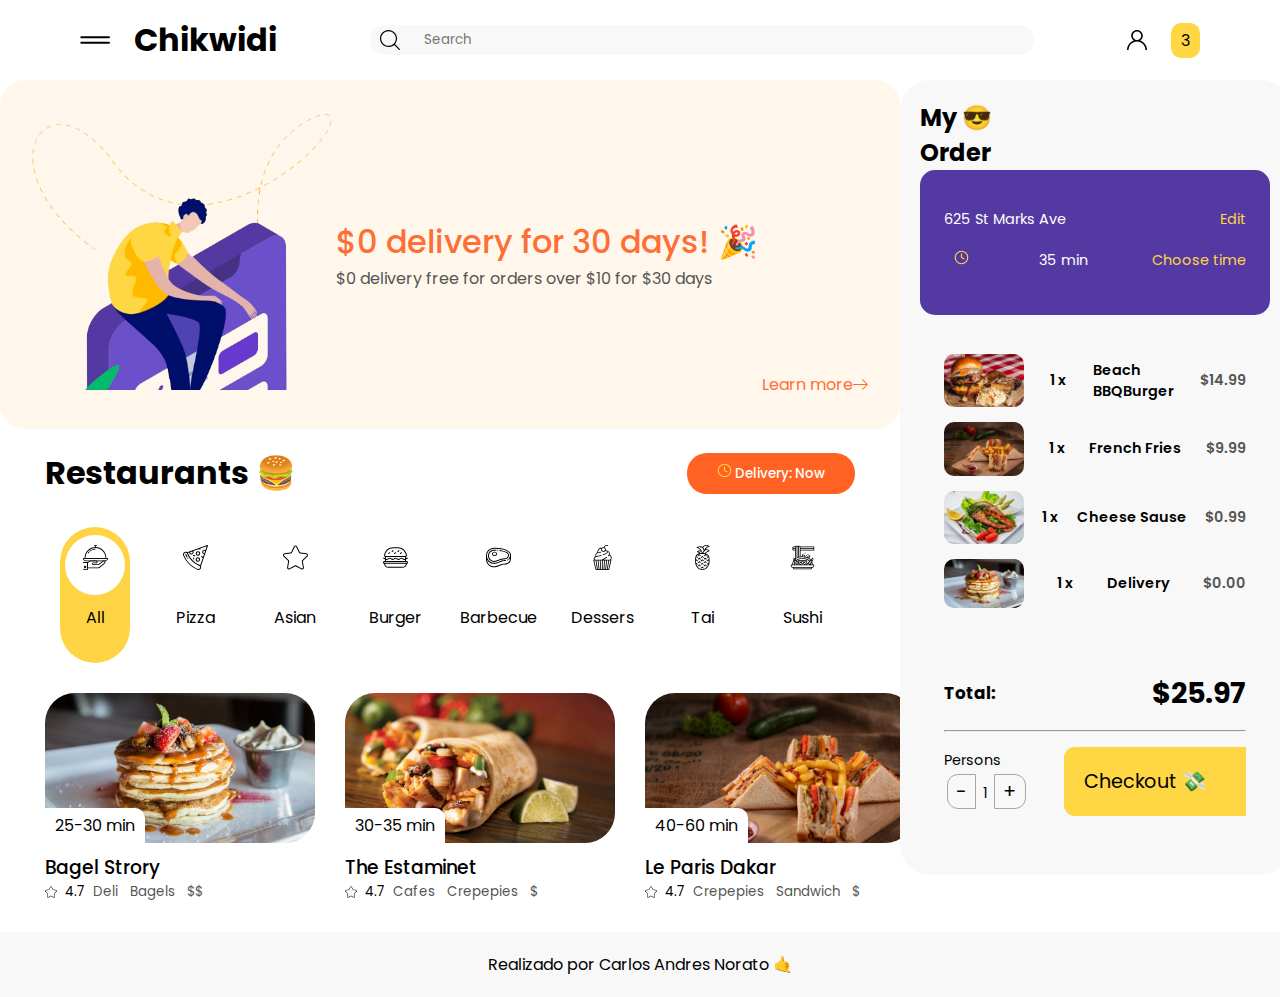
<file: index.html>
﻿<!DOCTYPE html>
<html lang="es">

<head>
    <meta charset="UTF-8">
    <meta name="viewport" content="width=device-width, initial-scale=1.0">
    <meta http-equiv="X-UA-Compatible" content="ie=edge">
    <link rel="stylesheet" href="assets/css/style.css">
    <title>🍕 Chukwidi - Food</title>
</head>

<body>
    <header>
        <nav class="nav">
            <div id="logo" class="nav-items"><img src="assets/icons/two-lines.svg" width="30px">
                <h1>Chikwidi</h1>
            </div c>
            <div class="search-bar nav-items"><img src="assets/icons/search.svg" width="20px">
                <form action="#"><input type="search" placeholder="Search"></form>
            </div>
            <div class="nav-items mini-panel">
                <img src="assets/icons/person.svg" width="20px">
                <div class="notification color-yellow">
                    <p>3</p>
                </div>
            </div>
        </nav>
    </header>
    <main>
        <section class="container">
            <div class="banner text-orange">
                <div>
                    <img src="assets/images/headerimage.png" alt="No human" width="300px">
                </div>
                <div>
                    <h2>$0 delivery for 30 days! 🎉</h2>
                    <p class="text-muted">$0 delivery free for orders over $10 for $30 days</p>
                </div>
                <div class="link">
                    <span>Learn more <img src="assets/icons/arrow.svg" width="15px"></span>
                </div>
            </div>
            <div class="header-categories">
                <h1>Restaurants 🍔</h1>
                <button class="btn-drop"><img src="assets/icons/clock.svg" alt="" width="15px"> Delivery: Now</button>
            </div>
            <div>
                <div class="categories">
                    <div class="categories-item active">
                        <div class="categories-item-icon">
                            <img src="assets/icons/press.svg" alt="" width="25px">
                        </div>
                        <div class="categories-item-content">
                            All
                        </div>
                    </div>
                    <div class="categories-item ">
                        <div class="categories-item-icon">
                            <img src="assets/icons/pizza.svg" alt="" width="25px">
                        </div>
                        <div class="categories-item-content">
                            Pizza
                        </div>
                    </div>
                    <div class="categories-item ">
                        <div class="categories-item-icon">
                            <img src="assets/icons/star.svg" alt="" width="25px">
                        </div>
                        <div class="categories-item-content">
                            Asian
                        </div>
                    </div>
                    <div class="categories-item">
                        <div class="categories-item-icon">
                            <img src="assets/icons/hamburger.svg" alt="" width="25px">
                        </div>
                        <div class="categories-item-content">
                            Burger
                        </div>
                    </div>
                    <div class="categories-item">
                        <div class="categories-item-icon">
                            <img src="assets/icons/steak.svg" alt="" width="25px">
                        </div>
                        <div class="categories-item-content">
                            Barbecue
                        </div>
                    </div>
                    <div class="categories-item">
                        <div class="categories-item-icon">
                            <img src="assets/icons/cupcake.svg" alt="" width="25px">
                        </div>
                        <div class="categories-item-content">
                            Dessers
                        </div>
                    </div>
                    <div class="categories-item">
                        <div class="categories-item-icon">
                            <img src="assets/icons/pineapple.svg" alt="" width="25px">
                        </div>
                        <div class="categories-item-content">
                            Tai
                        </div>
                    </div>
                    <div class="categories-item">
                        <div class="categories-item-icon">
                            <img src="assets/icons/horn.svg" alt="" width="25px">
                        </div>
                        <div class="categories-item-content">
                            Sushi
                        </div>
                    </div>
                </div>
                <div class="products">
                    <div class="products-item">
                        <div class="img-product" id="bagel-story">
                            <div class="duration-product">
                                25-30 min
                            </div>
                        </div>
                        <h3>Bagel Strory</h3>
                        <div class="content-product">
                            <img src="assets/icons/star.svg" width="12px"> &nbsp; 4.7
                            <div class="product-description">
                                &nbsp; Deli &nbsp; Bagels &nbsp; $$
                            </div>
                        </div>
                    </div>

                    <div class="products-item">
                        <div class="img-product" id="the-estaminet">
                            <div class="duration-product">
                                30-35 min
                            </div>
                        </div>
                        <h3>The Estaminet</h3>
                        <div class="content-product">
                            <img src="assets/icons/star.svg" width="12px"> &nbsp; 4.7
                            <div class="product-description">
                                &nbsp; Cafes &nbsp; Crepepies &nbsp; $
                            </div>
                        </div>
                    </div>

                    <div class="products-item">
                        <div class="img-product" id="le-paris-dakar">
                            <div class="duration-product">
                                40-60 min
                            </div>
                        </div>
                        <h3>Le Paris Dakar</h3>
                        <div class="content-product">
                            <img src="assets/icons/star.svg" width="12px"> &nbsp; 4.7
                            <div class="product-description">
                                &nbsp; Crepepies &nbsp; Sandwich &nbsp; $
                            </div>
                        </div>
                    </div>

                </div>
            </div>
        </section>
        <aside class="side-bar">
            <h2>My 😎 <br> Order</h2>
            <div class="delivery color-girl">
                <div class="text-white delivery-item">
                    <span>625 St Marks Ave</span>
                    <a href="#" class="text-yellow">Edit</a>
                </div>
                <div class="text-white delivery-item">
                    <div class="notification ">
                        <img src="assets/icons/clock.svg" alt="" width="15px">
                    </div>
                    <span>35 min</span>
                    <a href="#" class="text-yellow">Choose time</a>
                </div>
            </div>
            <div class="delivery">
                <div class="delivery-item text-bold">
                    <img src="assets/images/pexels-photo-156114.jpeg" alt="" class="img-delivery">
                    <span>1 x</span>
                    <span>Beach <br>BBQBurger</span>
                    <span href="#" class="text-muted">$14.99</span>
                </div>
                <div class="delivery-item text-bold">
                    <img src="assets/images/pexels-photo-1600711.jpeg" alt="" class="img-delivery">
                    <span>1 x</span>
                    <span>French Fries</span>
                    <span href="#" class="text-muted">$9.99</span>
                </div>
                <div class="delivery-item text-bold">
                    <img src="assets/images/pexels-photo-262959.jpeg" alt="" class="img-delivery">
                    <span>1 x</span>
                    <span>Cheese Sause</span>
                    <span href="#" class="text-muted">$0.99</span>
                </div>
                <div class="delivery-item text-bold">
                    <img src="assets/images/pexels-photo-376464.jpeg" alt="" class="img-delivery">
                    <span>1 x</span>
                    <span>Delivery</span>
                    <span href="#" class="text-muted">$0.00</span>
                </div>

                <div class="price">
                    <div class="delivery-item">
                        <div>
                            <h3>Total:</h3>
                        </div>
                        <div>
                            <h1>$25.97</h1>
                        </div>
                    </div>
                    <hr>
                </div>
                <div class="check">
                    <div class="delivery-item">
                        <div>
                            <span>Persons</span>
                            <button class="choose choose-min">-</button>
                            1
                            <button class="choose choose-max">+</button>
                        </div>
                        <div>
                            <button class="checkout">Checkout 💸</button>
                        </div>
                    </div>
                </div>
            </div>
        </aside>
    </main>
    <footer>
        Realizado por Carlos Andres Norato 🤙
    </footer>
</body>

</html>
</file>
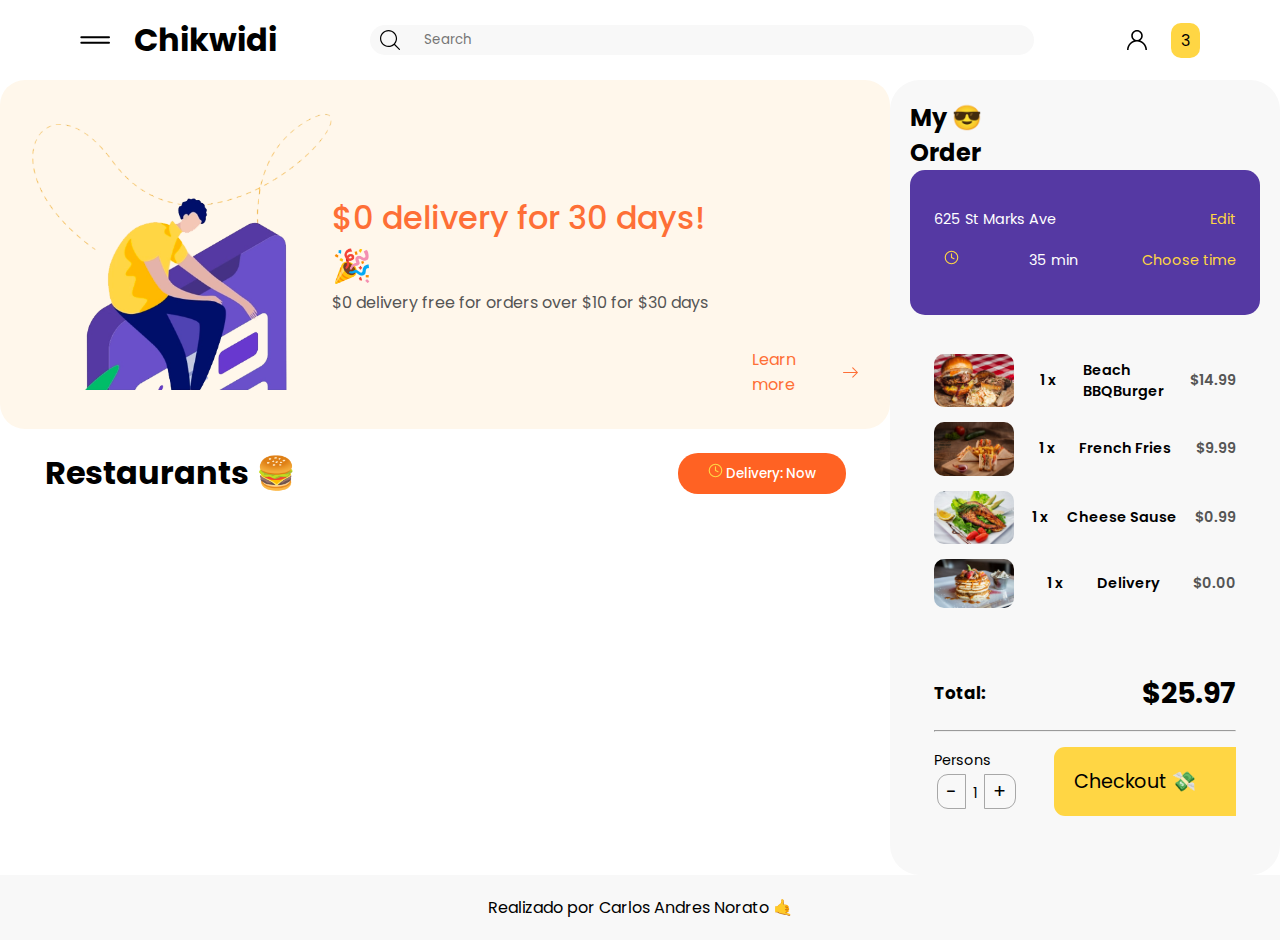
<file: IMAGINAMOS_PRUEBA_DESARROLLADA-master/index.html>
﻿<!DOCTYPE html>
<html lang="es">

<head>
    <meta charset="UTF-8">
    <meta name="viewport" content="width=device-width, initial-scale=1.0">
    <meta http-equiv="X-UA-Compatible" content="ie=edge">
    <link rel="stylesheet" href="assets/css/style.css">
    <title>🍕 Chukwidi - Food</title>
</head>

<body>
    <header>
        <nav class="nav">
            <div id="logo" class="nav-items"><img src="assets/icons/two-lines.svg" width="30px">
                <h1>Chikwidi</h1>
            </div c>
            <div class="search-bar nav-items"><img src="assets/icons/search.svg" width="20px">
                <form action="#"><input type="search" placeholder="Search"></form>
            </div>
            <div class="nav-items mini-panel">
                <img src="assets/icons/person.svg" width="20px">
                <div class="notification color-yellow">
                    <p>3</p>
                </div>
            </div>
        </nav>
    </header>
    <main>
        <section class="container">
            <div class="banner text-orange">
                <div>
                    <img src="assets/images/headerimage.png" alt="No human" width="300px">
                </div>
                <div>
                    <h2>$0 delivery for 30 days! 🎉</h2>
                    <p class="text-muted">$0 delivery free for orders over $10 for $30 days</p>
                </div>
                <div class="link">
                    <span>Learn more <img src="assets/icons/arrow.svg" width="15px"></span>
                </div>
            </div>
            <div class="header-categories">
                <h1>Restaurants 🍔</h1>
                <button class="btn-drop"><img src="assets/icons/clock.svg" alt="" width="15px"> Delivery: Now</button>
            </div>
            <div>
                <div id="categories" class="categories">


                </div>
                <div class="prot" id="menu">

                </div>
        </section>
        <aside class="side-bar">
            <h2>My 😎 <br> Order</h2>
            <div class="delivery color-girl">
                <div class="text-white delivery-item">
                    <span>625 St Marks Ave</span>
                    <a href="#" class="text-yellow">Edit</a>
                </div>
                <div class="text-white delivery-item">
                    <div class="notification ">
                        <img src="assets/icons/clock.svg" alt="" width="15px">
                    </div>
                    <span>35 min</span>
                    <a href="#" class="text-yellow">Choose time</a>
                </div>
            </div>
            <div class="delivery">
                <div class="delivery-item text-bold">
                    <img src="assets/images/pexels-photo-156114.jpeg" alt="" class="img-delivery">
                    <span>1 x</span>
                    <span>Beach <br>BBQBurger</span>
                    <span href="#" class="text-muted">$14.99</span>
                </div>
                <div class="delivery-item text-bold">
                    <img src="assets/images/pexels-photo-1600711.jpeg" alt="" class="img-delivery">
                    <span>1 x</span>
                    <span>French Fries</span>
                    <span href="#" class="text-muted">$9.99</span>
                </div>
                <div class="delivery-item text-bold">
                    <img src="assets/images/pexels-photo-262959.jpeg" alt="" class="img-delivery">
                    <span>1 x</span>
                    <span>Cheese Sause</span>
                    <span href="#" class="text-muted">$0.99</span>
                </div>
                <div class="delivery-item text-bold">
                    <img src="assets/images/pexels-photo-376464.jpeg" alt="" class="img-delivery">
                    <span>1 x</span>
                    <span>Delivery</span>
                    <span href="#" class="text-muted">$0.00</span>
                </div>

                <div class="price">
                    <div class="delivery-item">
                        <div>
                            <h3>Total:</h3>
                        </div>
                        <div>
                            <h1>$25.97</h1>
                        </div>
                    </div>
                    <hr>
                </div>
                <div class="check">
                    <div class="delivery-item">
                        <div>
                            <span>Persons</span>
                            <button class="choose choose-min">-</button> 1
                            <button class="choose choose-max">+</button>
                        </div>
                        <div>
                            <button class="checkout">Checkout 💸</button>
                        </div>
                    </div>
                </div>
            </div>
        </aside>
    </main>
    <footer>
        Realizado por Carlos Andres Norato 🤙
    </footer>
    <script src="./assets/js/json.js"></script>
</body>

</html>
</file>
<file: assets/css/style.css>
@import url('https://fonts.googleapis.com/css?family=Poppins:400,500&display=swap');

*{
    margin: 0;
    padding: 0;
    font-family: 'Poppins', sans-serif;
}

.nav{
    display: flex;
    align-items: center;
    justify-content: space-between;
    padding: 1rem 5rem;
}

.nav-items img, h1, form, span, .mini-panel, .search-bar, #logo{
    display: flex;
    align-items: center;
    justify-content: start;
}

.nav-items img{
    margin-right: 1.5rem;
}

.search-bar{
    background: #f8f8f8;
    padding: 5px 10px;
    min-width: 600px;
    border-radius: 25px;
}

.search-bar form input{
    min-width: 600px;
    background: transparent !important;
    border: none;
}

.notification{
    padding: 5px 10px; 
    border-radius: 10px;
    max-width: 10px;
}

.container{
    align-self: start;
}

.color-yellow{
    background: #ffd644;
}

.color-yellow:hover{
    background: #fccb1d;
}

.text-orange{
    color: #fe6f36;
}

.banner{
    display: flex;
    justify-content: space-between;
    align-items: center;
    background: #fff7eb;
    padding: 2rem;
    border-radius: 25px;
}

.banner .link{
    align-self: flex-end;
}

.banner h2{
    font-size: 2em;
    font-weight: 500;
}


.text-muted{
    color: #555555;
}

.side-bar{
    background: #f8f8f8;
    min-width: 350px;
    align-self: start;
    padding: 20px;
    border-radius: 30px;
}

main{
    display: flex;
    justify-content: space-around;
    align-items: center;
}

.blur{
    filter: blur(1.5rem);
}

.op-100{
    opacity: 100% !important;
}

.color-white{
    background: #ffffff;
}

.text-white{
    color: #ffffff;
}

.color-girl{
    background: #5539a3;
}

.text-yellow{
    color: #ffd644;
}

a{
    text-decoration: none;   
}

.delivery{
    padding: 1.5rem;
    font-size: 0.9em;
    border-radius: 15px;;
}

.text-bold{
    font-weight: 600;
}

.delivery-item{
    display: flex;
    justify-content: space-between;
    align-items: center;
    margin: 15px 0px;
}

.img-delivery{
    max-width: 80px;
    border-radius: 10px;
}

.price{
    margin-top: 4rem;
}

.choose{
    border: 1px solid #a7a7a7;
    padding: 2px 8px;
    font-size: 1.2rem;
    background: transparent;
    margin: 3px;
}

.choose-min{
    border-radius: 11px 0px 0px 11px;
}

.choose-max{
    border-radius: 0px 11px 11px 0px;
}

.checkout{
    border: none;
    padding: 20px;
    padding-right: 40px;
    font-size: 1.2rem;
    background: #ffd644;
    margin: 0px;
    border-radius: 11px 0px 0px 11px;
}

button:hover{
    opacity: 80%;
}

.btn-drop{
    color: #ffffff;
    background-color: #ff6223;
    border: none;
    border-radius: 20px;
    font-weight: 500;
    padding: 10px 30px;
}

.header-categories{
    display: flex;
    align-items: center;
    justify-content: space-between;
    width: 90%;
    margin: auto;
    margin-top: 20px;
}

.categories{
    display: flex;
    align-items: flex-start;
    justify-content: start;
    width: 90%;
    margin: 30px auto;
}

.active{
    background-color: #ffd444;
}

.categories-item{
    text-align: center;
    min-height: 120px;
    min-width: 70px;
    border-radius: 40px;
    padding: 8px 0px;
    margin: 0px 15px;
}

.categories-item-icon{
    padding: 10px;
    background-color: white;
    width: 40px;
    height: 40px;
    border-radius: 50%;
    margin: auto;
    margin-bottom: 10px;
}

.products{
    display: flex;
    align-items: center;
    justify-content: start;
    width: 90%;
    margin: 30px auto;
}

.products-item{
    font-weight: 400;
    min-width: 300px;
    min-height: 200px;
    border-radius: 30px;

}

.img-product{
    background-repeat: no-repeat;
    background-position: center;
    background-size: cover;
    width: 90%;
    height: 150px;
    border-radius: 30px;
    display: flex;
}

#bagel-story{
    background-image: url('../images/pexels-photo-376464.jpeg');
}

#the-estaminet{
    background-image: url('../images/pexels-photo-461198.jpeg');
}

#le-paris-dakar{
    background-image: url('../images/pexels-photo-1600711.jpeg');
}

.duration-product{
    background: #ffffff;
    max-height: 30px;
    padding: 5px 10px;
    align-self: flex-end;
    border-radius: 0px 10px 0px 0px;
}

.content-product{
    display: flex;
    align-self: center;
    justify-content: start;
    font-size: smaller;
}

.product-description{
    color: #555555;   
}

.products-item h3{
    margin-top: 10px;
    font-weight: 500;
}

footer{
    background: #f8f8f8;
    padding: 20px;
    text-align: center;
}
</file>
<file: IMAGINAMOS_PRUEBA_DESARROLLADA-master/assets/css/style.css>
@import url('https://fonts.googleapis.com/css?family=Poppins:400,500&display=swap');
* {
    margin: 0;
    padding: 0;
    font-family: 'Poppins', sans-serif;
}

.nav {
    display: flex;
    align-items: center;
    justify-content: space-between;
    padding: 1rem 5rem;
}

.nav-items img,
h1,
form,
span,
.mini-panel,
.search-bar,
#logo {
    display: flex;
    align-items: center;
    justify-content: start;
}

.nav-items img {
    margin-right: 1.5rem;
}

.search-bar {
    background: #f8f8f8;
    padding: 5px 10px;
    min-width: 600px;
    border-radius: 25px;
}

.search-bar form input {
    min-width: 600px;
    background: transparent !important;
    border: none;
}

.notification {
    padding: 5px 10px;
    border-radius: 10px;
    max-width: 10px;
}

.container {
    align-self: start;
}

.color-yellow {
    background: #ffd644;
}

.color-yellow:hover {
    background: #fccb1d;
}

.text-orange {
    color: #fe6f36;
}

.banner {
    display: flex;
    justify-content: space-between;
    align-items: center;
    background: #fff7eb;
    padding: 2rem;
    border-radius: 25px;
}

.banner .link {
    align-self: flex-end;
}

.banner h2 {
    font-size: 2em;
    font-weight: 500;
}

.text-muted {
    color: #555555;
}

.side-bar {
    background: #f8f8f8;
    min-width: 350px;
    align-self: start;
    padding: 20px;
    border-radius: 30px;
}

main {
    display: flex;
    justify-content: space-around;
    align-items: center;
}

.blur {
    filter: blur(1.5rem);
}

.op-100 {
    opacity: 100% !important;
}

.color-white {
    background: #ffffff;
}

.text-white {
    color: #ffffff;
}

.color-girl {
    background: #5539a3;
}

.text-yellow {
    color: #ffd644;
}

a {
    text-decoration: none;
}

.delivery {
    padding: 1.5rem;
    font-size: 0.9em;
    border-radius: 15px;
    ;
}

.text-bold {
    font-weight: 600;
}

.delivery-item {
    display: flex;
    justify-content: space-between;
    align-items: center;
    margin: 15px 0px;
}

.img-delivery {
    max-width: 80px;
    border-radius: 10px;
}

.price {
    margin-top: 4rem;
}

.choose {
    border: 1px solid #a7a7a7;
    padding: 2px 8px;
    font-size: 1.2rem;
    background: transparent;
    margin: 3px;
}

.choose-min {
    border-radius: 11px 0px 0px 11px;
}

.choose-max {
    border-radius: 0px 11px 11px 0px;
}

.checkout {
    border: none;
    padding: 20px;
    padding-right: 40px;
    font-size: 1.2rem;
    background: #ffd644;
    margin: 0px;
    border-radius: 11px 0px 0px 11px;
}

button:hover {
    opacity: 80%;
}

.btn-drop {
    color: #ffffff;
    background-color: #ff6223;
    border: none;
    border-radius: 20px;
    font-weight: 500;
    padding: 10px 30px;
}

.header-categories {
    display: flex;
    align-items: center;
    justify-content: space-between;
    width: 90%;
    margin: auto;
    margin-top: 20px;
}

.categories {
    display: flex;
    align-items: flex-start;
    justify-content: start;
    width: 90%;
    margin: 30px auto;
    text-align: center;
}

.categories-item {
    text-align: center;
    min-height: 90px;
    min-width: 70px;
    border-radius: 40px;
    padding: 8px 0px;
    margin: 0px 15px;
    transition: .5s;
}

.categories-item:hover {
    background-color: #fccb1d;
    transition: .5s;
}

.categories-item-icon {
    padding: 10px;
    background-color: white;
    width: 40px;
    height: 50px;
    border-radius: 45%;
    margin: auto;
    margin-bottom: 10px;
    display: flex;
    justify-content: center;
    align-items: center
}

.img_icon {
    width: 95%;
    height: 95%;
}

.categories-item-content {
    font-size: 12px;
}

.contenedor {
    width: auto;
    display: flex;
    justify-content: space-between;
}

.prot {
    width: 100%;
    display: flex;
    flex-wrap: wrap;
    margin: 0 10px 10px 0px;
}

.products {
    /* width: 45%; */
    justify-content: space-between;
    margin: 0 10px 10px 0px;
}

.products-item {
    font-weight: 400;
    width: min-content;
    min-width: 300px;
    min-height: 200px;
    border-radius: 30px;
    margin: 0 10px 10px 0px;
    position: relative;
}

.img-product {
    background-color: black;
    background-repeat: no-repeat;
    background-position: center;
    background-size: cover;
    width: 98%;
    height: 150px;
    border-radius: 20px;
    margin: 0 10px 10px 0px;
}

#bagel-story {
    background-image: url('../images/pexels-photo-376464.jpeg');
}

#the-estaminet {
    background-image: url('../images/pexels-photo-461198.jpeg');
}

#le-paris-dakar {
    background-image: url('../images/pexels-photo-1600711.jpeg');
}

.iconss {
    width: 15px;
}

.duration-product {
    background: #ffffff;
    max-height: 30px;
    padding: 5px 10px;
    border-radius: 0px 10px 0px 0px;
    position: absolute;
    top: 115px;
}

.content-product {
    display: flex;
    align-self: center;
    justify-content: start;
    font-size: smaller;
}

.product-description {
    color: #555555;
}

.products-item h3 {
    margin-top: 10px;
    font-weight: 500;
}

footer {
    background: #f8f8f8;
    padding: 20px;
    text-align: center;
}
</file>
